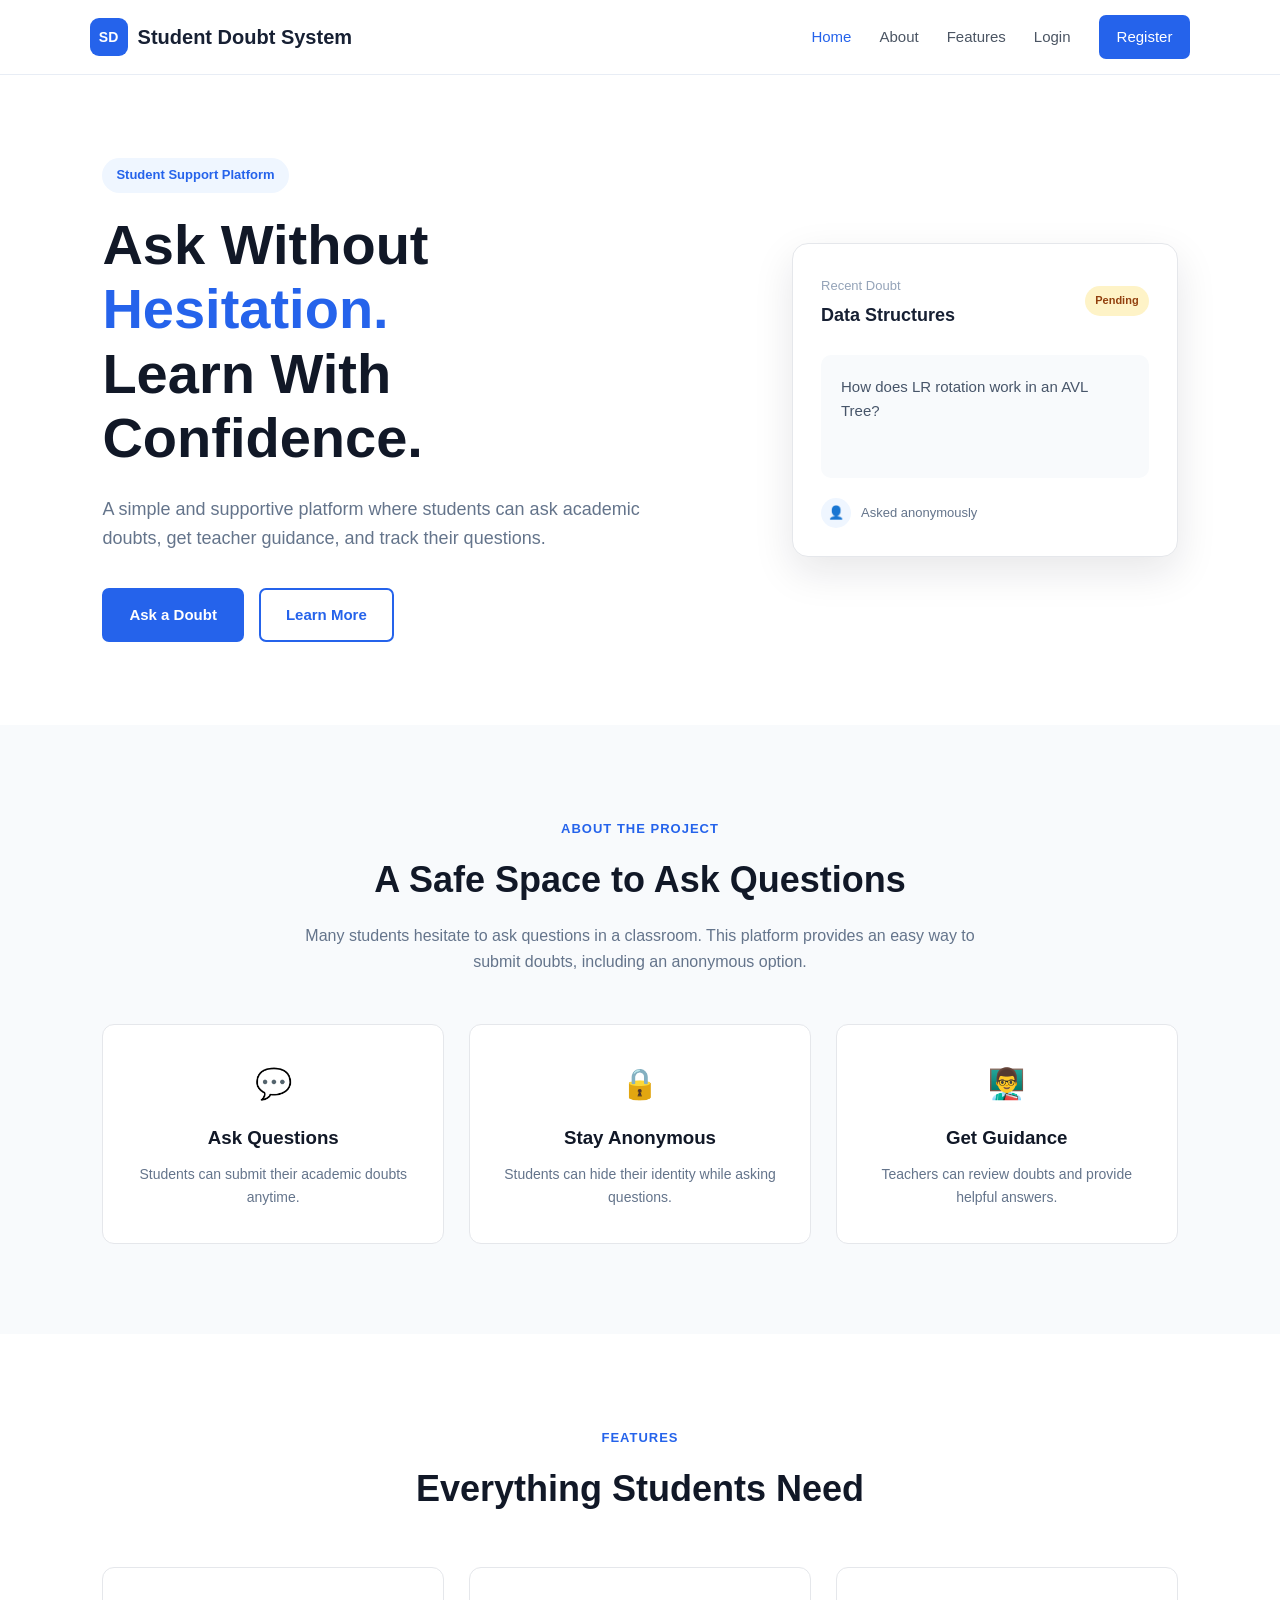
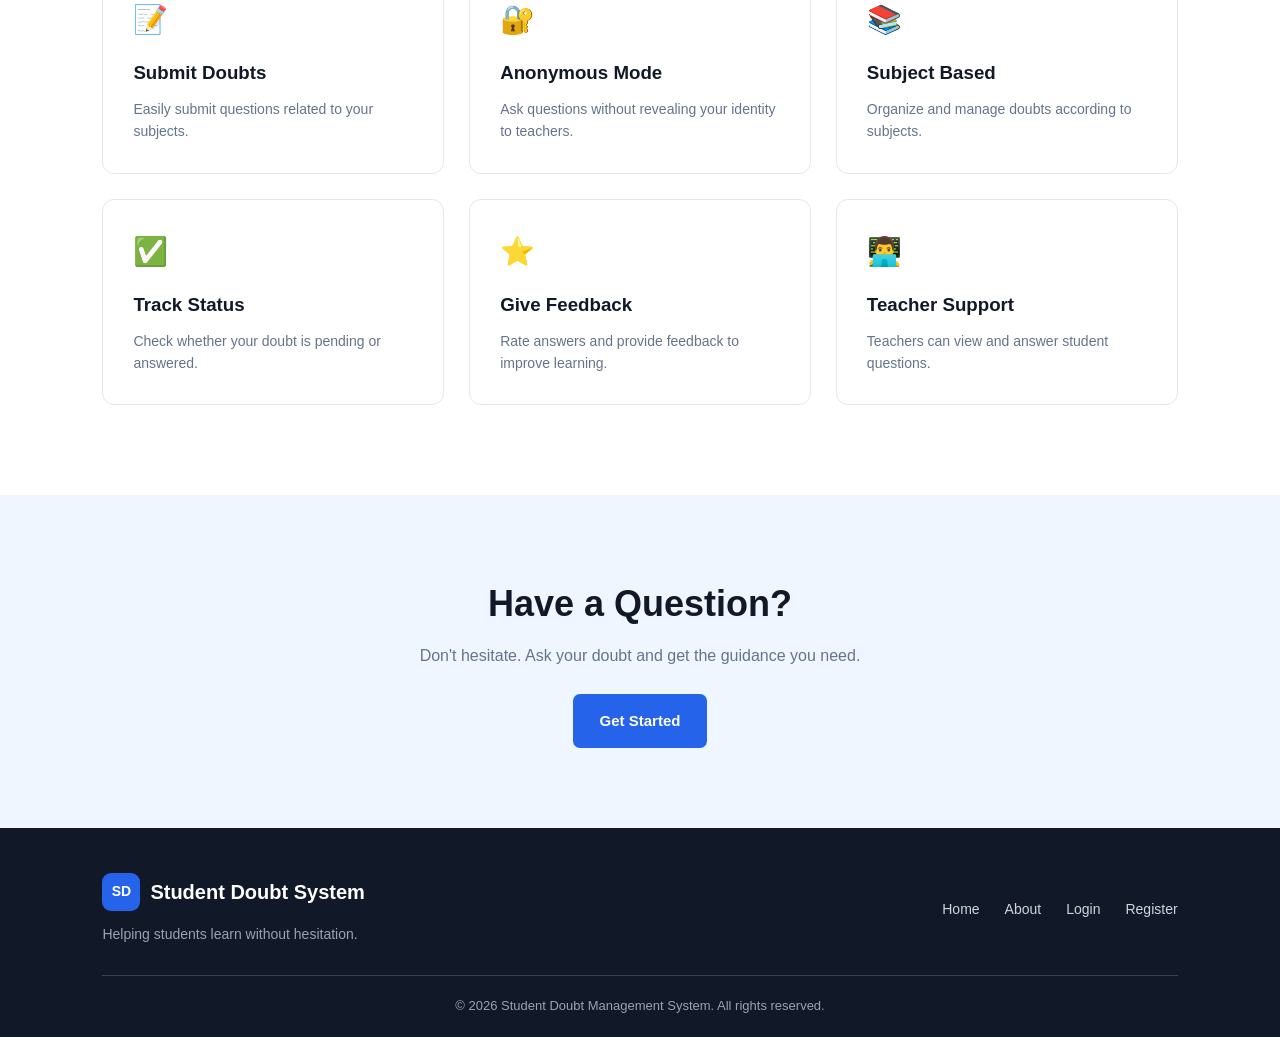
<file: index.html>
<!DOCTYPE html>
<html lang="en">

<head>

    <meta charset="UTF-8">

    <meta name="viewport" content="width=device-width, initial-scale=1.0">

    <title>Student Doubt Management System</title>

    <link rel="stylesheet" href="css/style.css">

</head>


<body>

    <!-- ================= NAVIGATION BAR ================= -->

    <header class="navbar">

        <div class="logo">
            <span>SD</span>
            Student Doubt System
        </div>


        <nav class="nav-links">

            <a href="index.html" class="active">
                Home
            </a>

            <a href="#about">
                About
            </a>

            <a href="#features">
                Features
            </a>

            <a href="login.html">
                Login
            </a>

            <a href="register.html" class="nav-register">
                Register
            </a>

        </nav>

    </header>



    <!-- ================= HERO SECTION ================= -->

    <main>

        <section class="hero">

            <div class="hero-content">

                <div class="hero-badge">
                    Student Support Platform
                </div>


                <h1>
                    Ask Without
                    <span>Hesitation.</span>
                    <br>
                    Learn With Confidence.
                </h1>


                <p>
                    A simple and supportive platform where students
                    can ask academic doubts, get teacher guidance,
                    and track their questions.
                </p>


                <div class="hero-buttons">

                    <a href="login.html" class="primary-btn">
                        Ask a Doubt
                    </a>

                    <a href="#about" class="secondary-btn">
                        Learn More
                    </a>

                </div>

            </div>


            <!-- Hero Right Card -->

            <div class="hero-card">

                <div class="card-header">

                    <div>
                        <small>Recent Doubt</small>

                        <h3>
                            Data Structures
                        </h3>
                    </div>

                    <span class="status pending">
                        Pending
                    </span>

                </div>


                <div class="doubt-content">

                    <p>
                        How does LR rotation work
                        in an AVL Tree?
                    </p>

                </div>


                <div class="anonymous">

                    <span class="anonymous-icon">
                        👤
                    </span>

                    <span>
                        Asked anonymously
                    </span>

                </div>

            </div>

        </section>



        <!-- ================= ABOUT SECTION ================= -->

        <section class="about" id="about">

            <div class="section-title">

                <span>
                    ABOUT THE PROJECT
                </span>

                <h2>
                    A Safe Space to Ask Questions
                </h2>

                <p>
                    Many students hesitate to ask questions in a classroom.
                    This platform provides an easy way to submit doubts,
                    including an anonymous option.
                </p>

            </div>


            <div class="about-container">

                <div class="about-box">

                    <div class="about-icon">
                        💬
                    </div>

                    <h3>
                        Ask Questions
                    </h3>

                    <p>
                        Students can submit their academic
                        doubts anytime.
                    </p>

                </div>


                <div class="about-box">

                    <div class="about-icon">
                        🔒
                    </div>

                    <h3>
                        Stay Anonymous
                    </h3>

                    <p>
                        Students can hide their identity
                        while asking questions.
                    </p>

                </div>


                <div class="about-box">

                    <div class="about-icon">
                        👨‍🏫
                    </div>

                    <h3>
                        Get Guidance
                    </h3>

                    <p>
                        Teachers can review doubts and
                        provide helpful answers.
                    </p>

                </div>

            </div>

        </section>



        <!-- ================= FEATURES ================= -->

        <section class="features" id="features">

            <div class="section-title">

                <span>
                    FEATURES
                </span>

                <h2>
                    Everything Students Need
                </h2>

            </div>


            <div class="feature-grid">

                <div class="feature-card">

                    <div class="feature-icon">
                        📝
                    </div>

                    <h3>
                        Submit Doubts
                    </h3>

                    <p>
                        Easily submit questions related
                        to your subjects.
                    </p>

                </div>


                <div class="feature-card">

                    <div class="feature-icon">
                        🔐
                    </div>

                    <h3>
                        Anonymous Mode
                    </h3>

                    <p>
                        Ask questions without revealing
                        your identity to teachers.
                    </p>

                </div>


                <div class="feature-card">

                    <div class="feature-icon">
                        📚
                    </div>

                    <h3>
                        Subject Based
                    </h3>

                    <p>
                        Organize and manage doubts
                        according to subjects.
                    </p>

                </div>


                <div class="feature-card">

                    <div class="feature-icon">
                        ✅
                    </div>

                    <h3>
                        Track Status
                    </h3>

                    <p>
                        Check whether your doubt is
                        pending or answered.
                    </p>

                </div>


                <div class="feature-card">

                    <div class="feature-icon">
                        ⭐
                    </div>

                    <h3>
                        Give Feedback
                    </h3>

                    <p>
                        Rate answers and provide feedback
                        to improve learning.
                    </p>

                </div>


                <div class="feature-card">

                    <div class="feature-icon">
                        👨‍💻
                    </div>

                    <h3>
                        Teacher Support
                    </h3>

                    <p>
                        Teachers can view and answer
                        student questions.
                    </p>

                </div>

            </div>

        </section>



        <!-- ================= CALL TO ACTION ================= -->

        <section class="cta">

            <h2>
                Have a Question?
            </h2>

            <p>
                Don't hesitate. Ask your doubt and
                get the guidance you need.
            </p>

            <a href="login.html" class="primary-btn">
                Get Started
            </a>

        </section>

    </main>



    <!-- ================= FOOTER ================= -->

    <footer>

        <div class="footer-content">

            <div>

                <div class="logo footer-logo">

                    <span>SD</span>

                    Student Doubt System

                </div>

                <p>
                    Helping students learn without hesitation.
                </p>

            </div>


            <div class="footer-links">

                <a href="index.html">
                    Home
                </a>

                <a href="#about">
                    About
                </a>

                <a href="login.html">
                    Login
                </a>

                <a href="register.html">
                    Register
                </a>

            </div>

        </div>


        <div class="copyright">

            © 2026 Student Doubt Management System.
            All rights reserved.

        </div>

    </footer>


    <script src="js/script.js"></script>

</body>

</html>
</file>
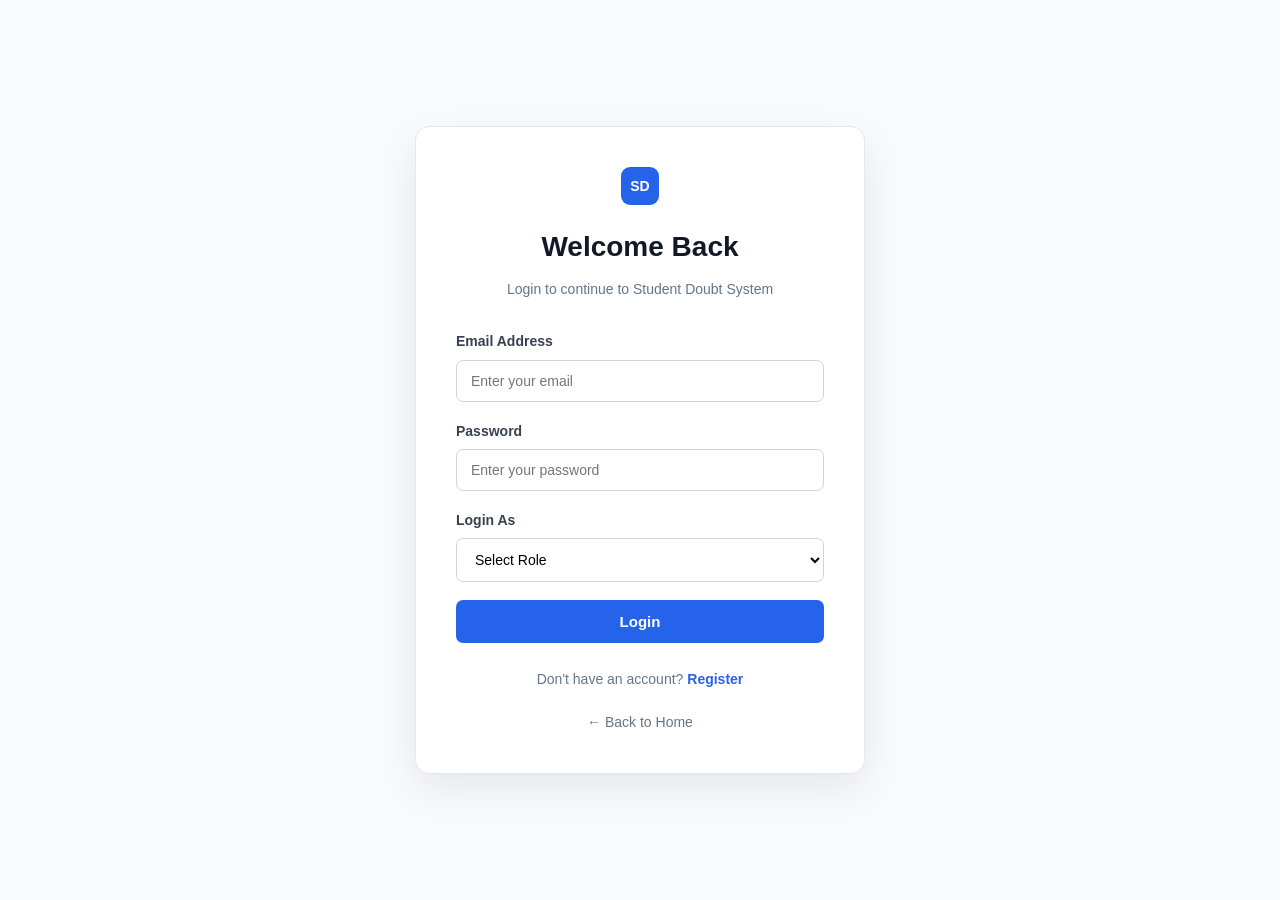
<file: ask-doubt.html>
<!DOCTYPE html>
<html lang="en">

<head>

    <meta charset="UTF-8">

    <meta name="viewport" content="width=device-width, initial-scale=1.0">

    <title>Ask a Doubt - Student Doubt System</title>

    <link rel="stylesheet" href="css/style.css">

</head>

<body>

    <!-- Navigation -->

    <nav class="dashboard-navbar">

        <div class="dashboard-logo">

            <span>SD</span>

            Student Doubt System

        </div>


        <div class="dashboard-user">

            <span id="loggedUserName">
                Student
            </span>

            <a href="student-dashboard.html">
                Dashboard
            </a>

        </div>

    </nav>


    <!-- Main Content -->

    <main class="dashboard-container">


        <!-- Page Heading -->

        <section class="dashboard-welcome">

            <div>

                <h1>
                    Ask a Doubt
                </h1>

                <p>
                    Ask your question without hesitation. We're here to help.
                </p>

            </div>

        </section>


        <!-- Doubt Form -->

        <section class="dashboard-card doubt-form-card">

            <form id="doubtForm">


                <!-- Subject -->

                <div class="form-group">

                    <label for="subject">
                        Subject
                    </label>

                    <select id="subject" required>

                        <option value="">
                            Select Subject
                        </option>

                        <option value="Data Structures">
                            Data Structures
                        </option>

                        <option value="Database Management">
                            Database Management
                        </option>

                        <option value="Java Programming">
                            Java Programming
                        </option>

                        <option value="Mathematics">
                            Mathematics
                        </option>

                        <option value="Computer Networks">
                            Computer Networks
                        </option>

                        <option value="Other">
                            Other
                        </option>

                    </select>

                </div>


                <!-- Doubt -->

                <div class="form-group">

                    <label for="doubt">

                        Your Doubt

                    </label>

                    <textarea
                        id="doubt"
                        rows="7"
                        placeholder="Describe your doubt clearly..."
                        required
                    ></textarea>

                </div>


                <!-- Anonymous Option -->

                <div class="anonymous-option">

                    <input
                        type="checkbox"
                        id="anonymous"
                    >

                    <label for="anonymous">

                        Ask anonymously

                    </label>

                </div>


                <p class="anonymous-note">

                    If you select this option, your name will not be shown to the teacher.

                </p>


                <!-- Submit -->

                <button
                    type="submit"
                    class="auth-button"
                >

                    Submit Doubt

                </button>


            </form>

        </section>

    </main>


    <footer class="dashboard-footer">

        <p>
            © 2026 Student Doubt Management System
        </p>

    </footer>


    <script>

        const loggedInUser =
            JSON.parse(localStorage.getItem("sdLoggedInUser"));


        if (!loggedInUser) {

            alert("Please login first.");

            window.location.href = "login.html";

        }


        if (loggedInUser) {

            document.getElementById("loggedUserName").textContent =
                loggedInUser.name;

        }


        const doubtForm =
            document.getElementById("doubtForm");


        doubtForm.addEventListener("submit", function(event) {

            event.preventDefault();


            const subject =
                document.getElementById("subject").value;

            const doubt =
                document.getElementById("doubt").value.trim();

            const anonymous =
                document.getElementById("anonymous").checked;


            if (!subject || !doubt) {

                alert("Please fill all required fields.");

                return;

            }


            const newDoubt = {

                id: Date.now(),

                userEmail: loggedInUser.email,

                studentName: loggedInUser.name,

                subject: subject,

                doubt: doubt,

                anonymous: anonymous,

                status: "Pending"

            };


            let doubts =
                JSON.parse(localStorage.getItem("sdDoubts")) || [];


            doubts.push(newDoubt);


            localStorage.setItem(
                "sdDoubts",
                JSON.stringify(doubts)
            );


            alert("Your doubt has been submitted successfully!");


            window.location.href =
                "student-dashboard.html";

        });

    </script>

</body>

</html>
</file>
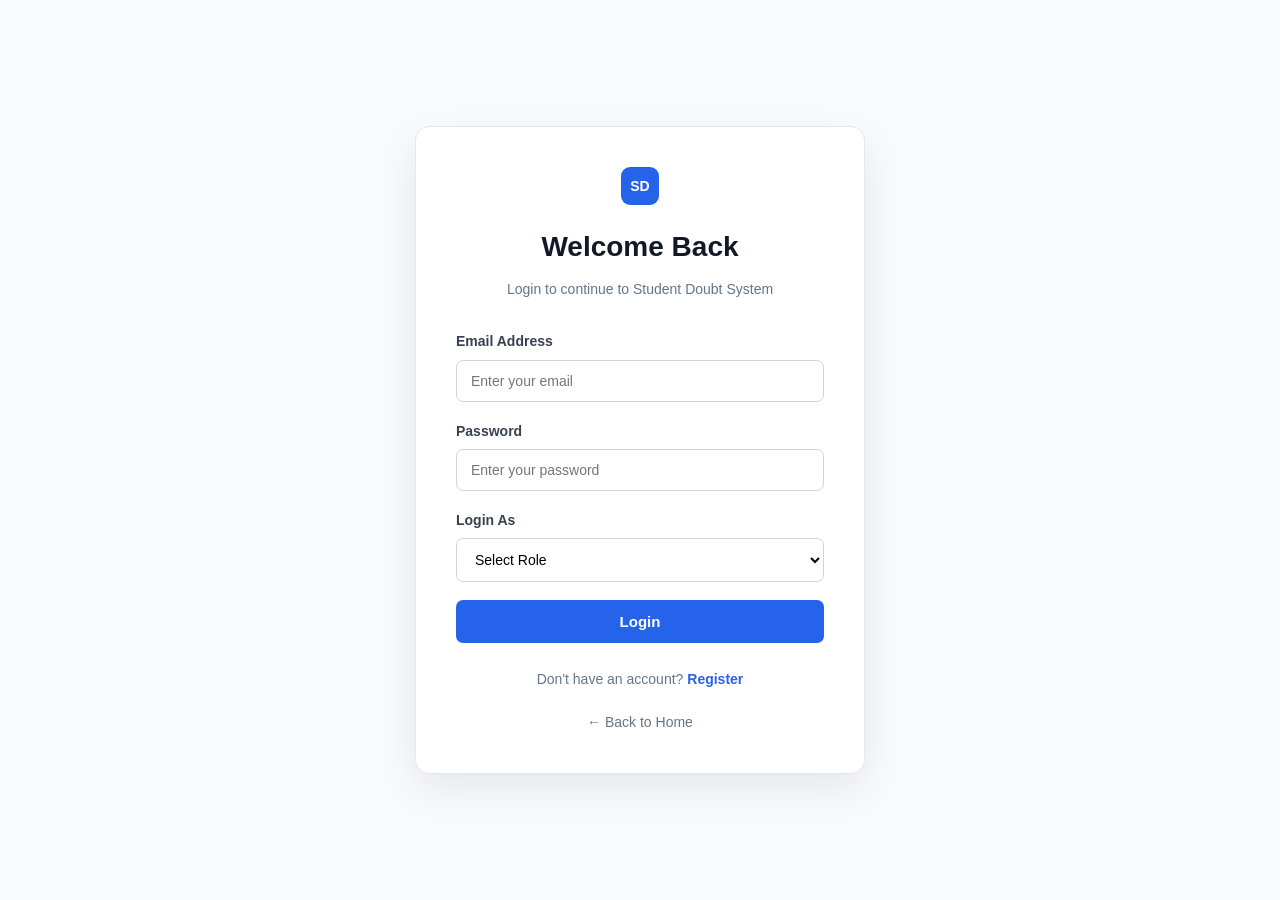
<file: login.html>
<!DOCTYPE html>
<html lang="en">

<head>

    <meta charset="UTF-8">

    <meta name="viewport" content="width=device-width, initial-scale=1.0">

    <title>Login - Student Doubt System</title>

    <link rel="stylesheet" href="css/style.css">

</head>

<body>

    <div class="auth-page">

        <div class="auth-container">

            <div class="auth-header">

                <div class="logo" style="justify-content: center; margin-bottom: 20px;">
                    <span>SD</span>
                </div>

                <h1>Welcome Back</h1>

                <p>
                    Login to continue to Student Doubt System
                </p>

            </div>


            <form class="auth-form" id="loginForm">

                <div class="form-group">

                    <label for="email">
                        Email Address
                    </label>

                    <input
                        type="email"
                        id="email"
                        placeholder="Enter your email"
                        required
                    >

                </div>


                <div class="form-group">

                    <label for="password">
                        Password
                    </label>

                    <input
                        type="password"
                        id="password"
                        placeholder="Enter your password"
                        required
                    >

                </div>


                <div class="form-group">

                    <label for="role">
                        Login As
                    </label>

                    <select id="role" required>

                        <option value="">
                            Select Role
                        </option>

                        <option value="student">
                            Student
                        </option>

                        <option value="teacher">
                            Teacher
                        </option>

                    </select>

                </div>


                <button
                    type="submit"
                    class="auth-button"
                >
                    Login
                </button>

            </form>


            <div class="auth-footer">

                Don't have an account?

                <a href="register.html">
                    Register
                </a>

            </div>


            <a href="index.html" class="back-home">
                ← Back to Home
            </a>

        </div>

    </div>


    <script src="js/script.js"></script>

</body>

</html>
</file>
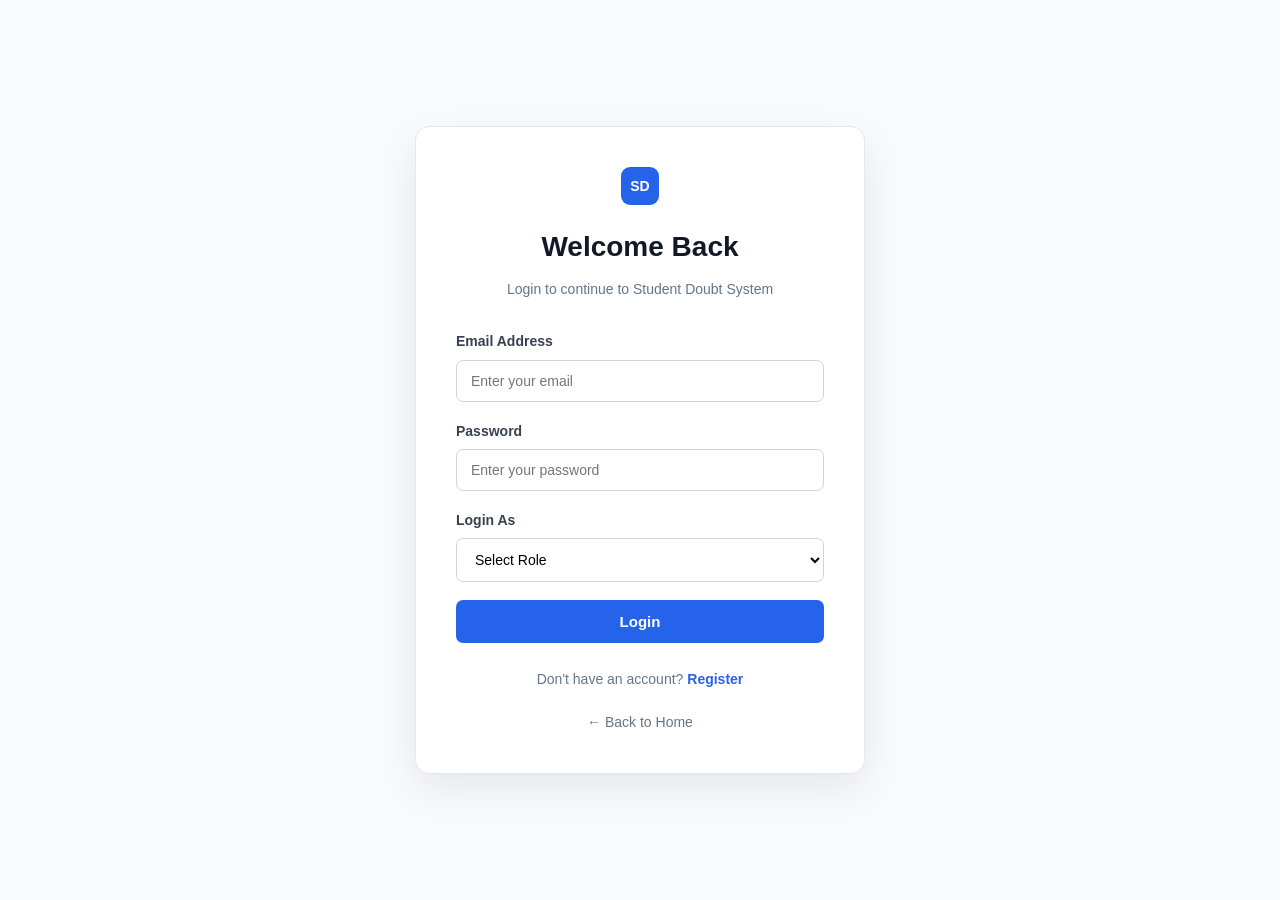
<file: my-doubts.html>
<!DOCTYPE html>
<html lang="en">

<head>

    <meta charset="UTF-8">

    <meta name="viewport" content="width=device-width, initial-scale=1.0">

    <title>My Doubts - Student Doubt System</title>

    <link rel="stylesheet" href="css/style.css">

</head>


<body>


    <!-- =========================================
         NAVBAR
    ========================================== -->

    <nav class="dashboard-navbar">

        <div class="dashboard-logo">

            <span>SD</span>

            Student Doubt System

        </div>


        <div class="dashboard-user">

            <span id="loggedUserName">
                Student
            </span>

            <a href="student-dashboard.html">
                Dashboard
            </a>

        </div>

    </nav>



    <!-- =========================================
         MAIN CONTENT
    ========================================== -->

    <main class="dashboard-container">


        <!-- Page Heading -->

        <section class="dashboard-welcome">

            <div>

                <h1>
                    My Doubts
                </h1>

                <p>
                    View and track all the doubts you have submitted.
                </p>

            </div>


            <a href="ask-doubt.html" class="dashboard-primary-btn">
                + Ask a Doubt
            </a>

        </section>



        <!-- =========================================
             DOUBTS LIST
        ========================================== -->

        <section class="dashboard-card">


            <div class="card-heading">

                <div>

                    <h2>
                        Your Submitted Doubts
                    </h2>

                    <p>
                        Track the status of your questions.
                    </p>

                </div>

            </div>


            <!-- JavaScript will display doubts here -->

            <div id="myDoubtsList"></div>


        </section>

    </main>



    <!-- =========================================
         FOOTER
    ========================================== -->

    <footer class="dashboard-footer">

        <p>
            © 2026 Student Doubt Management System
        </p>

    </footer>



    <!-- =========================================
         JAVASCRIPT
    ========================================== -->

    <script>


        /* =========================================
           GET LOGGED-IN USER
        ========================================== */

        const loggedInUser =
            JSON.parse(
                localStorage.getItem("sdLoggedInUser")
            );



        /* =========================================
           CHECK LOGIN
        ========================================== */

        if (!loggedInUser) {

            window.location.href = "login.html";

        }



        /* =========================================
           LOAD USER DATA
        ========================================== */

        if (loggedInUser) {


            /* -------------------------------------
               DISPLAY USER NAME
            ------------------------------------- */

            document.getElementById("loggedUserName").textContent =
                loggedInUser.name;



            /* =====================================
               GET ALL DOUBTS
            ====================================== */

            const allDoubts =
                JSON.parse(
                    localStorage.getItem("sdDoubts")
                ) || [];



            /* =====================================
               GET ONLY THIS USER'S DOUBTS
            ====================================== */

            const userDoubts =
                allDoubts.filter(function(doubt) {

                    return doubt.userEmail === loggedInUser.email;

                });



            /* =====================================
               DOUBT CONTAINER
            ====================================== */

            const myDoubtsList =
                document.getElementById("myDoubtsList");



            /* =====================================
               NO DOUBTS
            ====================================== */

            if (userDoubts.length === 0) {

                myDoubtsList.innerHTML = `

                    <div class="doubt-item">

                        <div class="doubt-info">

                            <h3>
                                No doubts submitted yet
                            </h3>

                            <p>
                                Click "Ask a Doubt" to submit your first question.
                            </p>

                        </div>

                    </div>

                `;

            }



            /* =====================================
               SHOW ALL USER DOUBTS
            ====================================== */

            else {


                /* Latest doubt first */

                const reversedDoubts =
                    userDoubts.slice().reverse();



                reversedDoubts.forEach(function(doubt) {


                    /* ---------------------------------
                       STATUS CLASS
                    --------------------------------- */

                    let statusClass =
                        "pending";


                    if (doubt.status === "Answered") {

                        statusClass =
                            "answered";

                    }



                    /* ---------------------------------
                       DISPLAY NAME
                    --------------------------------- */

                    let displayName =
                        doubt.studentName;


                    if (doubt.anonymous) {

                        displayName =
                            "Anonymous Student";

                    }



                    /* ---------------------------------
                       CREATE DOUBT CARD
                    --------------------------------- */

                    myDoubtsList.innerHTML += `

                        <div class="doubt-item">

                            <div class="doubt-info">

                                <h3>
                                    ${doubt.subject}
                                </h3>

                                <p>
                                    ${doubt.doubt}
                                </p>

                                <p style="margin-top: 7px; font-size: 12px;">

                                    Asked by: ${displayName}

                                </p>

                            </div>


                            <span class="status ${statusClass}">

                                ${doubt.status}

                            </span>

                        </div>

                    `;

                });

            }

        }

    </script>


</body>

</html>
</file>
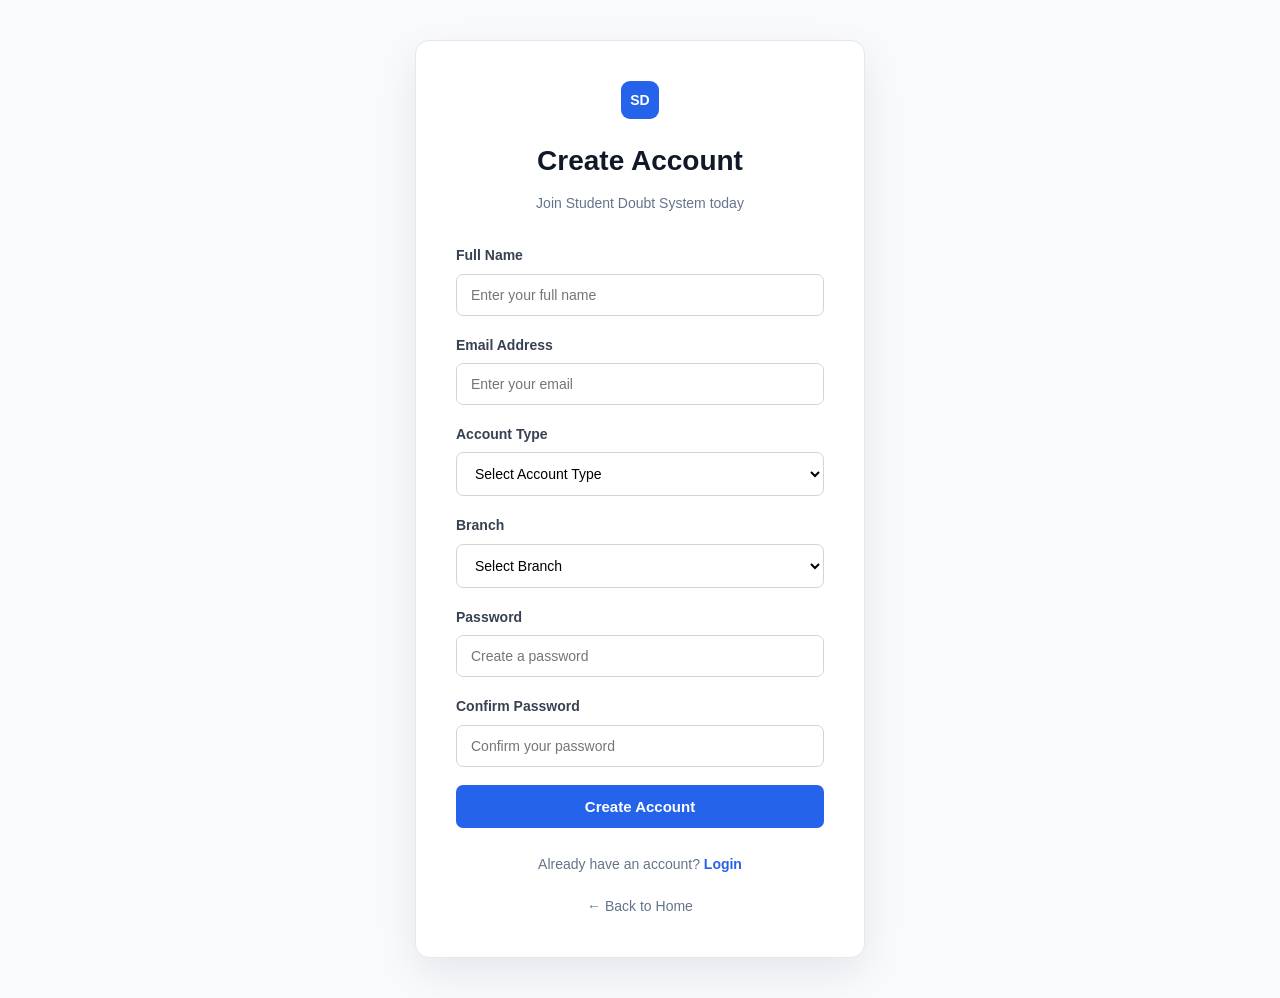
<file: register.html>
<!DOCTYPE html>
<html lang="en">

<head>

    <meta charset="UTF-8">

    <meta name="viewport" content="width=device-width, initial-scale=1.0">

    <title>Register - Student Doubt System</title>

    <link rel="stylesheet" href="css/style.css">

</head>


<body>


    <div class="auth-page">


        <div class="auth-container">


            <div class="auth-header">


                <div
                    class="logo"
                    style="justify-content: center; margin-bottom: 20px;"
                >

                    <span>
                        SD
                    </span>

                </div>


                <h1>
                    Create Account
                </h1>


                <p>
                    Join Student Doubt System today
                </p>


            </div>



            <form
                class="auth-form"
                id="registerForm"
            >


                <!-- Full Name -->

                <div class="form-group">

                    <label for="name">
                        Full Name
                    </label>

                    <input
                        type="text"
                        id="name"
                        placeholder="Enter your full name"
                        required
                    >

                </div>



                <!-- Email -->

                <div class="form-group">

                    <label for="registerEmail">
                        Email Address
                    </label>

                    <input
                        type="email"
                        id="registerEmail"
                        placeholder="Enter your email"
                        required
                    >

                </div>



                <!-- Account Type -->

                <div class="form-group">

                    <label for="accountType">
                        Account Type
                    </label>

                    <select
                        id="accountType"
                        required
                    >

                        <option value="">
                            Select Account Type
                        </option>

                        <option value="student">
                            Student
                        </option>

                        <option value="teacher">
                            Teacher
                        </option>

                    </select>

                </div>



                <!-- Student Branch -->

                <div
                    class="form-group"
                    id="branchGroup"
                >

                    <label for="branch">
                        Branch
                    </label>

                    <select id="branch">

                        <option value="">
                            Select Branch
                        </option>

                        <option value="CSE">
                            Computer Science Engineering
                        </option>

                        <option value="IT">
                            Information Technology
                        </option>

                        <option value="ECE">
                            Electronics and Communication
                        </option>

                        <option value="Other">
                            Other
                        </option>

                    </select>

                </div>



                <!-- Teacher Subject -->

                <div
                    class="form-group"
                    id="subjectGroup"
                    style="display: none;"
                >

                    <label for="subject">
                        Teaching Subject
                    </label>

                    <select id="subject">

                        <option value="">
                            Select Teaching Subject
                        </option>

                        <option value="Data Structures">
                            Data Structures
                        </option>

                        <option value="Database Management">
                            Database Management
                        </option>

                        <option value="Java Programming">
                            Java Programming
                        </option>

                        <option value="Mathematics">
                            Mathematics
                        </option>

                        <option value="Computer Networks">
                            Computer Networks
                        </option>

                        <option value="Other">
                            Other
                        </option>

                    </select>

                </div>



                <!-- Password -->

                <div class="form-group">

                    <label for="registerPassword">
                        Password
                    </label>

                    <input
                        type="password"
                        id="registerPassword"
                        placeholder="Create a password"
                        required
                    >

                </div>



                <!-- Confirm Password -->

                <div class="form-group">

                    <label for="confirmPassword">
                        Confirm Password
                    </label>

                    <input
                        type="password"
                        id="confirmPassword"
                        placeholder="Confirm your password"
                        required
                    >

                </div>



                <!-- Submit -->

                <button
                    type="submit"
                    class="auth-button"
                >

                    Create Account

                </button>


            </form>



            <div class="auth-footer">

                Already have an account?

                <a href="login.html">
                    Login
                </a>

            </div>



            <a
                href="index.html"
                class="back-home"
            >

                ← Back to Home

            </a>


        </div>


    </div>



    <script src="js/script.js"></script>


    <script>


        const accountType =
            document.getElementById("accountType");


        const branchGroup =
            document.getElementById("branchGroup");


        const subjectGroup =
            document.getElementById("subjectGroup");


        const branch =
            document.getElementById("branch");


        const subject =
            document.getElementById("subject");



        accountType.addEventListener(
            "change",
            function() {


                if (accountType.value === "teacher") {


                    /* Show Teaching Subject */

                    subjectGroup.style.display = "flex";


                    /* Hide Branch */

                    branchGroup.style.display = "none";


                    /* Teacher must select subject */

                    subject.required = true;


                    /* Branch is not required for teacher */

                    branch.required = false;


                }


                else if (accountType.value === "student") {


                    /* Show Branch */

                    branchGroup.style.display = "flex";


                    /* Hide Teaching Subject */

                    subjectGroup.style.display = "none";


                    /* Student must select branch */

                    branch.required = true;


                    /* Subject is not required for student */

                    subject.required = false;


                }


                else {


                    branchGroup.style.display = "flex";


                    subjectGroup.style.display = "none";


                    branch.required = false;


                    subject.required = false;


                }


            }

        );


    </script>


</body>

</html>
</file>
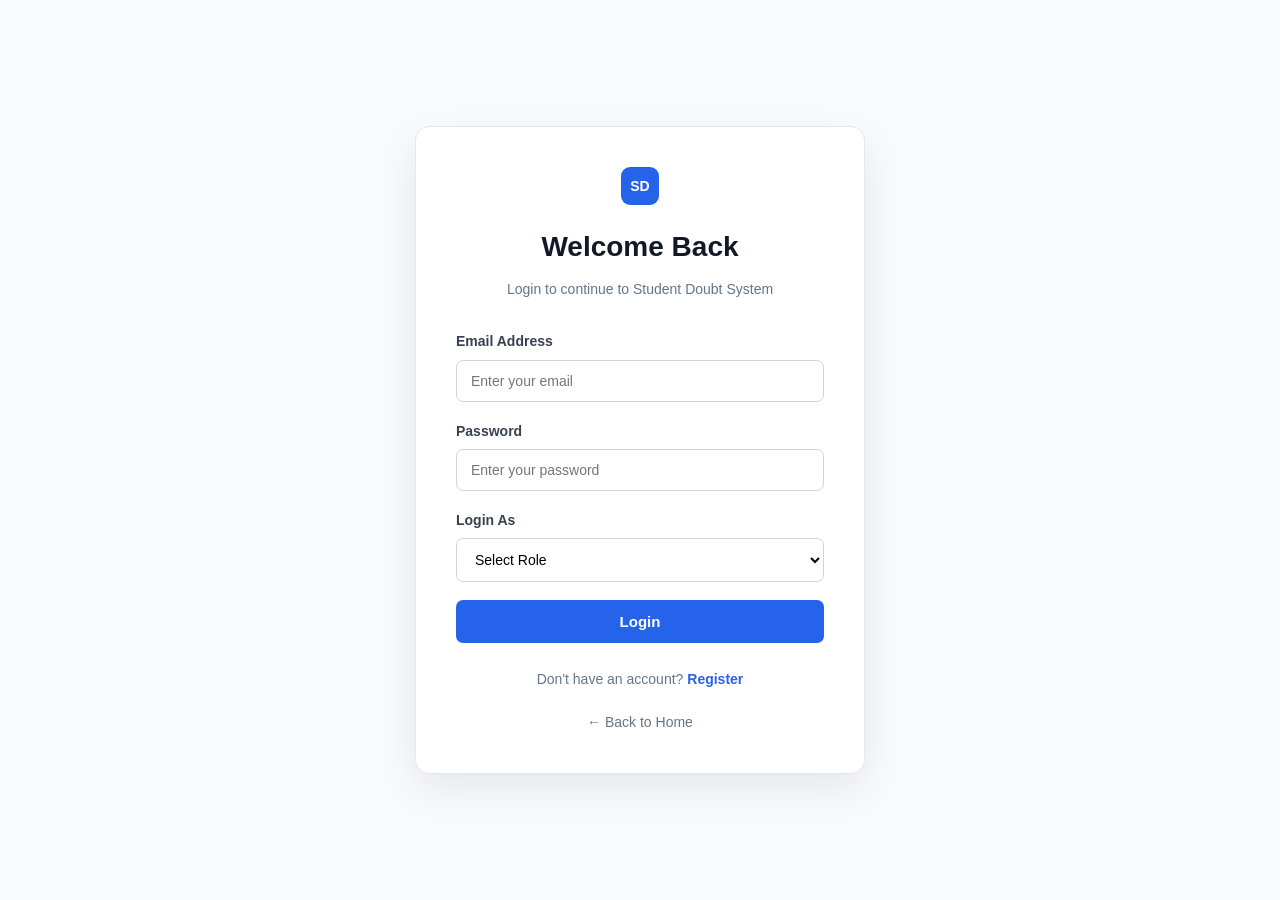
<file: student-dashboard.html>
<!DOCTYPE html>
<html lang="en">

<head>

    <meta charset="UTF-8">

    <meta name="viewport" content="width=device-width, initial-scale=1.0">

    <title>Student Dashboard - Student Doubt System</title>

    <link rel="stylesheet" href="css/style.css">

</head>


<body>


    <!-- =========================================
         NAVBAR
    ========================================== -->

    <nav class="dashboard-navbar">

        <div class="dashboard-logo">

            <span>SD</span>

            Student Doubt System

        </div>


        <div class="dashboard-user">

            <span id="dashboardUserName">
                Student
            </span>

            <a href="index.html" id="logoutLink">
                Logout
            </a>

        </div>

    </nav>



    <!-- =========================================
         MAIN DASHBOARD
    ========================================== -->

    <main class="dashboard-container">


        <!-- Welcome Section -->

        <section class="dashboard-welcome">

            <div>

                <h1 id="welcomeMessage">
                    Welcome back! 👋
                </h1>

                <p id="userBranch">
                    Ask questions, clear your doubts and keep learning.
                </p>

            </div>


            <a href="ask-doubt.html" class="dashboard-primary-btn">
                + Ask a Doubt
            </a>

        </section>



        <!-- =========================================
             STATISTICS
        ========================================== -->

        <section class="dashboard-stats">


            <!-- Total Doubts -->

            <div class="stat-card">

                <div class="stat-icon">
                    ?
                </div>

                <div>

                    <h3 id="totalDoubts">
                        0
                    </h3>

                    <p>
                        Total Doubts
                    </p>

                </div>

            </div>



            <!-- Answered -->

            <div class="stat-card">

                <div class="stat-icon">
                    ✓
                </div>

                <div>

                    <h3 id="answeredDoubts">
                        0
                    </h3>

                    <p>
                        Answered
                    </p>

                </div>

            </div>



            <!-- Pending -->

            <div class="stat-card">

                <div class="stat-icon">
                    ⏳
                </div>

                <div>

                    <h3 id="pendingDoubts">
                        0
                    </h3>

                    <p>
                        Pending
                    </p>

                </div>

            </div>

        </section>



        <!-- =========================================
             DASHBOARD CONTENT
        ========================================== -->

        <section class="dashboard-content">


            <!-- =====================================
                 QUICK ACTIONS
            ====================================== -->

            <div class="dashboard-card">

                <h2>
                    Quick Actions
                </h2>

                <p>
                    Manage your doubts easily.
                </p>


                <div class="quick-actions">


                    <!-- Ask Doubt -->

                    <a href="ask-doubt.html" class="quick-action">

                        <span>
                            ?
                        </span>

                        <div>

                            <h3>
                                Ask a Doubt
                            </h3>

                            <p>
                                Submit a new question
                            </p>

                        </div>

                    </a>



                    <!-- My Doubts -->

                    <a href="my-doubts.html" class="quick-action">

                        <span>
                            📋
                        </span>

                        <div>

                            <h3>
                                My Doubts
                            </h3>

                            <p>
                                View your submitted doubts
                            </p>

                        </div>

                    </a>



                    <!-- Feedback -->

                    <a href="#" class="quick-action">

                        <span>
                            ⭐
                        </span>

                        <div>

                            <h3>
                                Give Feedback
                            </h3>

                            <p>
                                Share your experience
                            </p>

                        </div>

                    </a>

                </div>

            </div>



            <!-- =====================================
                 RECENT DOUBTS
            ====================================== -->

            <div class="dashboard-card">


                <div class="card-heading">

                    <div>

                        <h2>
                            Recent Doubts
                        </h2>

                        <p>
                            Your latest submitted questions
                        </p>

                    </div>


                    <a href="#">
                        View All
                    </a>

                </div>


                <!-- JavaScript will put doubts here -->

                <div id="recentDoubts"></div>


            </div>

        </section>

    </main>



    <!-- =========================================
         FOOTER
    ========================================== -->

    <footer class="dashboard-footer">

        <p>
            © 2026 Student Doubt Management System
        </p>

    </footer>



    <!-- =========================================
         DASHBOARD JAVASCRIPT
    ========================================== -->

    <script>

        /* =========================================
           GET LOGGED-IN USER
        ========================================== */

        const loggedInUser =
            JSON.parse(
                localStorage.getItem("sdLoggedInUser")
            );


        /* =========================================
           CHECK LOGIN
        ========================================== */

        if (!loggedInUser) {

            window.location.href = "login.html";

        }


        /* =========================================
           LOAD USER DATA
        ========================================== */

        if (loggedInUser) {


            /* -------------------------------------
               USER NAME
            ------------------------------------- */

            document.getElementById("welcomeMessage").textContent =
                "Welcome back, " + loggedInUser.name + "! 👋";


            document.getElementById("dashboardUserName").textContent =
                loggedInUser.name;



            /* -------------------------------------
               USER BRANCH
            ------------------------------------- */

            document.getElementById("userBranch").textContent =
                loggedInUser.branch;



            /* =====================================
               GET ALL DOUBTS
            ====================================== */

            const allDoubts =
                JSON.parse(
                    localStorage.getItem("sdDoubts")
                ) || [];



            /* =====================================
               GET ONLY LOGGED-IN USER'S DOUBTS
            ====================================== */

            const userDoubts =
                allDoubts.filter(function(doubt) {

                    return doubt.userEmail === loggedInUser.email;

                });



            /* =====================================
               COUNT TOTAL DOUBTS
            ====================================== */

            const totalDoubts =
                userDoubts.length;



            /* =====================================
               COUNT ANSWERED DOUBTS
            ====================================== */

            const answeredDoubts =
                userDoubts.filter(function(doubt) {

                    return doubt.status === "Answered";

                }).length;



            /* =====================================
               COUNT PENDING DOUBTS
            ====================================== */

            const pendingDoubts =
                userDoubts.filter(function(doubt) {

                    return doubt.status === "Pending";

                }).length;



            /* =====================================
               DISPLAY COUNTS
            ====================================== */

            document.getElementById("totalDoubts").textContent =
                totalDoubts;


            document.getElementById("answeredDoubts").textContent =
                answeredDoubts;


            document.getElementById("pendingDoubts").textContent =
                pendingDoubts;



            /* =====================================
               RECENT DOUBTS
            ====================================== */

            const recentDoubts =
                document.getElementById("recentDoubts");



            /* -------------------------------------
               NO DOUBTS
            ------------------------------------- */

            if (userDoubts.length === 0) {

                recentDoubts.innerHTML = `
                    
                    <div class="doubt-item">

                        <div class="doubt-info">

                            <h3>
                                No doubts submitted yet
                            </h3>

                            <p>
                                Your submitted doubts will appear here.
                            </p>

                        </div>

                    </div>

                `;

            }



            /* -------------------------------------
               SHOW DOUBTS
            ------------------------------------- */

            else {


                /* Show latest 3 doubts */

                const latestDoubts =
                    userDoubts
                    .slice(-3)
                    .reverse();



                latestDoubts.forEach(function(doubt) {


                    /* Status class */

                    let statusClass =
                        "pending";


                    if (doubt.status === "Answered") {

                        statusClass =
                            "answered";

                    }



                    /* Student name */

                    let studentName =
                        doubt.studentName;


                    if (doubt.anonymous) {

                        studentName =
                            "Anonymous Student";

                    }



                    /* Add doubt to page */

                    recentDoubts.innerHTML += `

                        <div class="doubt-item">

                            <div class="doubt-info">

                                <h3>
                                    ${doubt.subject}
                                </h3>

                                <p>
                                    ${doubt.doubt}
                                </p>

                                <p style="margin-top: 5px; font-size: 12px;">
                                    Asked by: ${studentName}
                                </p>

                            </div>


                            <span class="status ${statusClass}">
                                ${doubt.status}
                            </span>

                        </div>

                    `;

                });

            }

        }



        /* =========================================
           LOGOUT
        ========================================== */

        document
            .getElementById("logoutLink")
            .addEventListener("click", function() {

                localStorage.removeItem("sdLoggedInUser");

            });

    </script>


</body>

</html>
</file>
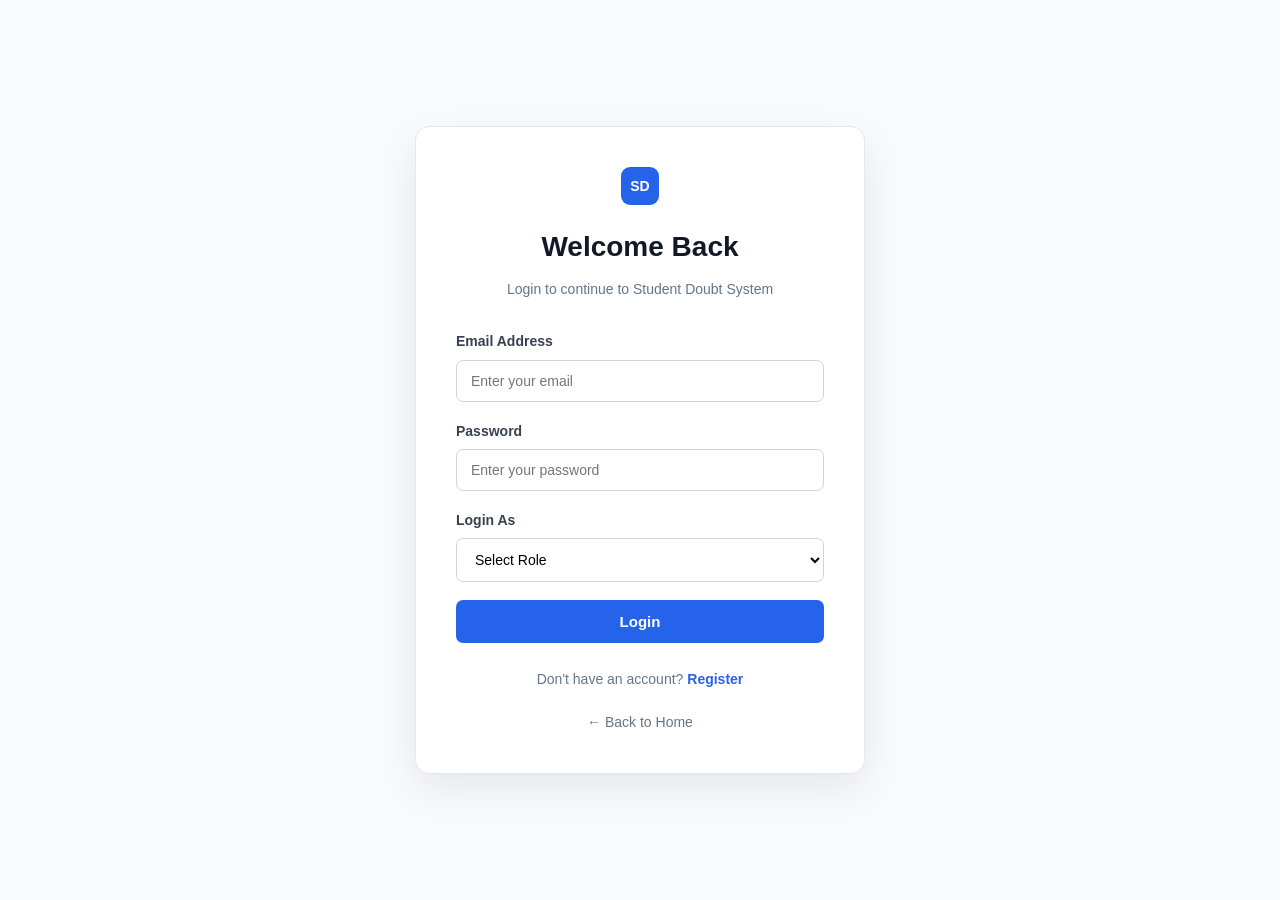
<file: teacher-dashboard.html>
<!DOCTYPE html>
<html lang="en">

<head>

    <meta charset="UTF-8">

    <meta name="viewport" content="width=device-width, initial-scale=1.0">

    <title>Teacher Dashboard - Student Doubt System</title>

    <link rel="stylesheet" href="css/style.css">

</head>


<body>


    <nav class="dashboard-navbar">

        <div class="dashboard-logo">

            <span>SD</span>

            Student Doubt System

        </div>


        <div class="dashboard-user">

            <span id="teacherName">
                Teacher
            </span>

            <a href="index.html" id="teacherLogout">
                Logout
            </a>

        </div>

    </nav>



    <main class="dashboard-container">


        <section class="dashboard-welcome">

            <div>

                <h1>
                    Teacher Dashboard 👨‍🏫
                </h1>

                <p id="teacherSubjectText">
                    View and manage student doubts.
                </p>

            </div>

        </section>



        <section class="dashboard-stats">


            <div class="stat-card">

                <div class="stat-icon">
                    ?
                </div>

                <div>

                    <h3 id="teacherTotalDoubts">
                        0
                    </h3>

                    <p>
                        Total Doubts
                    </p>

                </div>

            </div>



            <div class="stat-card">

                <div class="stat-icon">
                    ⏳
                </div>

                <div>

                    <h3 id="teacherPendingDoubts">
                        0
                    </h3>

                    <p>
                        Pending
                    </p>

                </div>

            </div>



            <div class="stat-card">

                <div class="stat-icon">
                    ✓
                </div>

                <div>

                    <h3 id="teacherAnsweredDoubts">
                        0
                    </h3>

                    <p>
                        Answered
                    </p>

                </div>

            </div>

        </section>



        <section class="dashboard-card">


            <div class="card-heading">

                <div>

                    <h2>
                        Student Doubts
                    </h2>

                    <p>
                        Only doubts related to your teaching subject are shown.
                    </p>

                </div>

            </div>


            <div id="teacherDoubtsList"></div>


        </section>

    </main>



    <footer class="dashboard-footer">

        <p>
            © 2026 Student Doubt Management System
        </p>

    </footer>



    <script>


        /* =========================================
           GET LOGGED-IN TEACHER
        ========================================= */

        const loggedInTeacher =
            JSON.parse(
                localStorage.getItem("sdLoggedInUser")
            );



        /* =========================================
           CHECK LOGIN
        ========================================= */

        if (!loggedInTeacher) {

            alert("Please login first.");

            window.location.href =
                "login.html";

        }



        if (
            loggedInTeacher &&
            loggedInTeacher.role !== "teacher"
        ) {

            alert("Teacher access required.");

            window.location.href =
                "student-dashboard.html";

        }



        if (loggedInTeacher) {


            /* =========================================
               TEACHER INFORMATION
            ========================================= */

            document.getElementById(
                "teacherName"
            ).textContent =
                loggedInTeacher.name;


            document.getElementById(
                "teacherSubjectText"
            ).textContent =
                "Teaching Subject: " +
                loggedInTeacher.subject;



            /* =========================================
               GET ALL DOUBTS
            ========================================= */

            let allDoubts =
                JSON.parse(
                    localStorage.getItem("sdDoubts")
                ) || [];



            /* =========================================
               FILTER BY TEACHER SUBJECT
            ========================================= */

            const teacherDoubts =
                allDoubts.filter(
                    function(doubt) {

                        return (
                            doubt.subject ===
                            loggedInTeacher.subject
                        );

                    }
                );



            /* =========================================
               STATISTICS
            ========================================= */

            const totalDoubts =
                teacherDoubts.length;


            const pendingDoubts =
                teacherDoubts.filter(
                    function(doubt) {

                        return doubt.status === "Pending";

                    }
                ).length;


            const answeredDoubts =
                teacherDoubts.filter(
                    function(doubt) {

                        return doubt.status === "Answered";

                    }
                ).length;



            document.getElementById(
                "teacherTotalDoubts"
            ).textContent =
                totalDoubts;


            document.getElementById(
                "teacherPendingDoubts"
            ).textContent =
                pendingDoubts;


            document.getElementById(
                "teacherAnsweredDoubts"
            ).textContent =
                answeredDoubts;



            /* =========================================
               DOUBT LIST
            ========================================= */

            const teacherDoubtsList =
                document.getElementById(
                    "teacherDoubtsList"
                );



            if (teacherDoubts.length === 0) {


                teacherDoubtsList.innerHTML = `

                    <div class="doubt-item">

                        <div class="doubt-info">

                            <h3>
                                No doubts for your subject
                            </h3>

                            <p>
                                Student doubts related to
                                ${loggedInTeacher.subject}
                                will appear here.
                            </p>

                        </div>

                    </div>

                `;

            }


            else {


                const latestDoubts =
                    teacherDoubts
                    .slice()
                    .reverse();



                latestDoubts.forEach(
                    function(doubt) {


                        let statusClass =
                            "pending";


                        if (
                            doubt.status ===
                            "Answered"
                        ) {

                            statusClass =
                                "answered";

                        }



                        let studentName =
                            doubt.studentName;


                        if (doubt.anonymous) {

                            studentName =
                                "Anonymous Student";

                        }



                        /* =========================================
                           ANSWERED DOUBT
                        ========================================= */

                        if (
                            doubt.status ===
                            "Answered"
                        ) {


                            teacherDoubtsList.innerHTML += `

                                <div
                                    class="doubt-item"
                                    style="
                                        display: block;
                                        padding: 20px 0;
                                    "
                                >

                                    <div
                                        style="
                                            display: flex;
                                            justify-content: space-between;
                                            gap: 20px;
                                        "
                                    >

                                        <div class="doubt-info">

                                            <h3>
                                                ${doubt.subject}
                                            </h3>

                                            <p>
                                                ${doubt.doubt}
                                            </p>

                                            <p
                                                style="
                                                    margin-top: 7px;
                                                    font-size: 12px;
                                                "
                                            >

                                                Student:
                                                ${studentName}

                                            </p>

                                        </div>


                                        <span
                                            class="status answered"
                                        >

                                            Answered

                                        </span>

                                    </div>


                                    <div
                                        style="
                                            margin-top: 15px;
                                            padding: 15px;
                                            background-color: #f0fdf4;
                                            border: 1px solid #bbf7d0;
                                            border-radius: 8px;
                                        "
                                    >

                                        <strong
                                            style="
                                                color: #166534;
                                                font-size: 13px;
                                            "
                                        >

                                            Your Answer

                                        </strong>


                                        <p
                                            style="
                                                margin: 7px 0 0;
                                                color: #374151;
                                                font-size: 14px;
                                                line-height: 1.6;
                                            "
                                        >

                                            ${doubt.answer}

                                        </p>

                                    </div>

                                </div>

                            `;

                        }


                        /* =========================================
                           PENDING DOUBT
                        ========================================= */

                        else {


                            teacherDoubtsList.innerHTML += `

                                <div
                                    class="doubt-item"
                                    style="
                                        display: block;
                                        padding: 20px 0;
                                    "
                                >


                                    <div
                                        style="
                                            display: flex;
                                            justify-content: space-between;
                                            gap: 20px;
                                        "
                                    >

                                        <div class="doubt-info">

                                            <h3>
                                                ${doubt.subject}
                                            </h3>

                                            <p>
                                                ${doubt.doubt}
                                            </p>

                                            <p
                                                style="
                                                    margin-top: 7px;
                                                    font-size: 12px;
                                                "
                                            >

                                                Student:
                                                ${studentName}

                                            </p>

                                        </div>


                                        <span
                                            class="status pending"
                                        >

                                            Pending

                                        </span>

                                    </div>



                                    <!-- Answer Box -->

                                    <div
                                        style="
                                            margin-top: 15px;
                                        "
                                    >

                                        <label
                                            style="
                                                display: block;
                                                margin-bottom: 7px;
                                                font-size: 13px;
                                                font-weight: 600;
                                                color: #374151;
                                            "
                                        >

                                            Write Your Answer

                                        </label>


                                        <textarea
                                            id="answer-${doubt.id}"
                                            rows="4"
                                            placeholder="Explain the answer clearly..."
                                            style="
                                                width: 100%;
                                                padding: 12px;
                                                border: 1px solid #d1d5db;
                                                border-radius: 7px;
                                                resize: vertical;
                                                font-family: inherit;
                                                box-sizing: border-box;
                                            "
                                        ></textarea>


                                        <button
                                            onclick="answerDoubt(${doubt.id})"
                                            class="auth-button"
                                            style="
                                                margin-top: 10px;
                                                width: auto;
                                                padding: 10px 18px;
                                            "
                                        >

                                            Submit Answer

                                        </button>

                                    </div>


                                </div>

                            `;

                        }

                    }
                );

            }

        }



        /* =========================================
           ANSWER DOUBT FUNCTION
        ========================================= */

        function answerDoubt(doubtId) {


            const answerBox =
                document.getElementById(
                    "answer-" + doubtId
                );


            const answer =
                answerBox.value.trim();



            if (answer === "") {

                alert(
                    "Please write an answer before submitting."
                );

                return;

            }



            let doubts =
                JSON.parse(
                    localStorage.getItem("sdDoubts")
                ) || [];



            const doubtIndex =
                doubts.findIndex(
                    function(doubt) {

                        return doubt.id === doubtId;

                    }
                );



            if (doubtIndex === -1) {

                alert(
                    "Doubt not found."
                );

                return;

            }



            /* Save answer */

            doubts[doubtIndex].answer =
                answer;


            doubts[doubtIndex].status =
                "Answered";



            /* Update localStorage */

            localStorage.setItem(
                "sdDoubts",
                JSON.stringify(doubts)
            );



            alert(
                "Answer submitted successfully!"
            );



            /* Reload dashboard */

            window.location.reload();

        }



        /* =========================================
           LOGOUT
        ========================================= */

        document
            .getElementById("teacherLogout")
            .addEventListener(
                "click",
                function() {

                    localStorage.removeItem(
                        "sdLoggedInUser"
                    );

                }
            );


    </script>


</body>

</html>
</file>
<file: css/style.css>
/* =========================================
   GLOBAL
========================================= */

* {
    margin: 0;
    padding: 0;
    box-sizing: border-box;
}


html {
    scroll-behavior: smooth;
}


body {
    font-family: Arial, Helvetica, sans-serif;

    background-color: #ffffff;

    color: #172033;

    line-height: 1.6;
}


a {
    text-decoration: none;
}


.container {
    width: 90%;
    max-width: 1200px;
    margin: auto;
}



/* =========================================
   NAVBAR
========================================= */

.navbar {

    height: 75px;

    padding: 0 7%;

    display: flex;

    align-items: center;

    justify-content: space-between;

    background-color: #ffffff;

    border-bottom: 1px solid #e8edf5;

    position: sticky;

    top: 0;

    z-index: 1000;
}


.logo {

    display: flex;

    align-items: center;

    gap: 10px;

    font-size: 20px;

    font-weight: 700;

    color: #172033;
}


.logo span {

    width: 38px;

    height: 38px;

    display: flex;

    align-items: center;

    justify-content: center;

    border-radius: 9px;

    background-color: #2563eb;

    color: white;

    font-size: 14px;
}


.nav-links {

    display: flex;

    align-items: center;

    gap: 28px;
}


.nav-links a {

    color: #4b5563;

    font-size: 15px;

    font-weight: 500;

    transition: 0.3s;
}


.nav-links a:hover {

    color: #2563eb;
}


.nav-links .active {

    color: #2563eb;
}


.nav-register {

    background-color: #2563eb;

    color: white !important;

    padding: 10px 18px;

    border-radius: 7px;
}


.nav-register:hover {

    background-color: #1d4ed8;
}



/* =========================================
   HERO
========================================= */

.hero {

    min-height: 650px;

    padding: 80px 8%;

    display: flex;

    align-items: center;

    justify-content: space-between;

    gap: 70px;

    background-color: #ffffff;
}


.hero-content {

    max-width: 650px;
}


.hero-badge {

    display: inline-block;

    padding: 7px 14px;

    margin-bottom: 20px;

    border-radius: 20px;

    background-color: #eff6ff;

    color: #2563eb;

    font-size: 13px;

    font-weight: 600;
}


.hero h1 {

    font-size: 56px;

    line-height: 1.15;

    margin-bottom: 25px;

    color: #111827;
}


.hero h1 span {

    color: #2563eb;
}


.hero p {

    font-size: 18px;

    color: #64748b;

    max-width: 600px;

    margin-bottom: 35px;
}


.hero-buttons {

    display: flex;

    gap: 15px;

    align-items: center;
}



/* =========================================
   BUTTONS
========================================= */

.primary-btn {

    display: inline-block;

    padding: 13px 25px;

    background-color: #2563eb;

    color: white;

    border-radius: 7px;

    font-size: 15px;

    font-weight: 600;

    border: 2px solid #2563eb;

    transition: 0.3s;

    cursor: pointer;
}


.primary-btn:hover {

    background-color: #1d4ed8;

    border-color: #1d4ed8;

    transform: translateY(-2px);
}


.secondary-btn {

    display: inline-block;

    padding: 13px 25px;

    background-color: white;

    color: #2563eb;

    border: 2px solid #2563eb;

    border-radius: 7px;

    font-size: 15px;

    font-weight: 600;

    transition: 0.3s;
}


.secondary-btn:hover {

    background-color: #eff6ff;

    transform: translateY(-2px);
}



/* =========================================
   HERO CARD
========================================= */

.hero-card {

    width: 390px;

    padding: 28px;

    background-color: white;

    border: 1px solid #e5e7eb;

    border-radius: 16px;

    box-shadow: 0 15px 40px rgba(15, 23, 42, 0.10);
}


.card-header {

    display: flex;

    justify-content: space-between;

    align-items: center;

    margin-bottom: 25px;
}


.card-header small {

    color: #94a3b8;

    font-size: 13px;
}


.card-header h3 {

    margin-top: 4px;

    font-size: 18px;
}


.status {

    padding: 5px 10px;

    border-radius: 15px;

    font-size: 12px;

    font-weight: 600;
}


.pending {

    background-color: #fff7ed;

    color: #ea580c;
}


.doubt-content {

    padding: 20px;

    background-color: #f8fafc;

    border-radius: 10px;

    margin-bottom: 20px;
}


.doubt-content p {

    color: #475569;

    font-size: 15px;
}


.anonymous {

    display: flex;

    align-items: center;

    gap: 10px;

    color: #64748b;

    font-size: 13px;
}


.anonymous-icon {

    width: 30px;

    height: 30px;

    display: flex;

    justify-content: center;

    align-items: center;

    background-color: #eff6ff;

    border-radius: 50%;
}



/* =========================================
   SECTION TITLE
========================================= */

.section-title {

    text-align: center;

    max-width: 700px;

    margin: 0 auto 50px;
}


.section-title span {

    color: #2563eb;

    font-size: 13px;

    font-weight: 700;

    letter-spacing: 1px;
}


.section-title h2 {

    font-size: 36px;

    color: #111827;

    margin: 10px 0 15px;
}


.section-title p {

    color: #64748b;

    font-size: 16px;
}



/* =========================================
   ABOUT
========================================= */

.about {

    padding: 90px 8%;

    background-color: #f8fafc;
}


.about-container {

    display: grid;

    grid-template-columns: repeat(3, 1fr);

    gap: 25px;

    max-width: 1100px;

    margin: auto;
}


.about-box {

    background-color: white;

    padding: 35px 25px;

    border-radius: 12px;

    text-align: center;

    border: 1px solid #e5e7eb;

    transition: 0.3s;
}


.about-box:hover {

    transform: translateY(-5px);

    box-shadow: 0 10px 30px rgba(15, 23, 42, 0.08);
}


.about-icon {

    font-size: 30px;

    margin-bottom: 15px;
}


.about-box h3 {

    margin-bottom: 10px;

    color: #111827;
}


.about-box p {

    color: #64748b;

    font-size: 14px;
}



/* =========================================
   FEATURES
========================================= */

.features {

    padding: 90px 8%;

    background-color: white;
}


.feature-grid {

    display: grid;

    grid-template-columns: repeat(3, 1fr);

    gap: 25px;

    max-width: 1100px;

    margin: auto;
}


.feature-card {

    padding: 30px;

    border: 1px solid #e5e7eb;

    border-radius: 12px;

    background-color: white;

    transition: 0.3s;
}


.feature-card:hover {

    border-color: #bfdbfe;

    transform: translateY(-4px);

    box-shadow: 0 10px 30px rgba(15, 23, 42, 0.07);
}


.feature-icon {

    font-size: 28px;

    margin-bottom: 15px;
}


.feature-card h3 {

    margin-bottom: 10px;

    color: #111827;
}


.feature-card p {

    color: #64748b;

    font-size: 14px;
}



/* =========================================
   CALL TO ACTION
========================================= */

.cta {

    padding: 80px 8%;

    text-align: center;

    background-color: #eff6ff;
}


.cta h2 {

    font-size: 36px;

    margin-bottom: 10px;

    color: #111827;
}


.cta p {

    color: #64748b;

    margin-bottom: 25px;
}



/* =========================================
   FOOTER
========================================= */

footer {

    background-color: #111827;

    color: white;

    padding: 45px 8% 20px;
}


.footer-content {

    display: flex;

    justify-content: space-between;

    gap: 40px;

    margin-bottom: 30px;
}


.footer-logo {

    color: white;

    margin-bottom: 12px;
}


.footer-content p {

    color: #9ca3af;

    font-size: 14px;
}


.footer-links {

    display: flex;

    gap: 25px;

    align-items: center;
}


.footer-links a {

    color: #d1d5db;

    font-size: 14px;
}


.footer-links a:hover {

    color: white;
}


.copyright {

    padding-top: 20px;

    border-top: 1px solid #374151;

    text-align: center;

    color: #9ca3af;

    font-size: 13px;
}



/* =========================================
   LOGIN / REGISTER PAGE
========================================= */

.auth-page {

    min-height: 100vh;

    display: flex;

    align-items: center;

    justify-content: center;

    padding: 40px 20px;

    background-color: #f8fafc;
}


.auth-container {

    width: 100%;

    max-width: 450px;

    background-color: white;

    padding: 40px;

    border-radius: 14px;

    border: 1px solid #e5e7eb;

    box-shadow: 0 15px 40px rgba(15, 23, 42, 0.08);
}


.auth-header {

    text-align: center;

    margin-bottom: 30px;
}


.auth-header h1 {

    font-size: 28px;

    margin-bottom: 8px;

    color: #111827;
}


.auth-header p {

    color: #64748b;

    font-size: 14px;
}


.auth-form {

    display: flex;

    flex-direction: column;

    gap: 18px;
}


.form-group {

    display: flex;

    flex-direction: column;

    gap: 7px;
}


.form-group label {

    font-size: 14px;

    font-weight: 600;

    color: #374151;
}


.form-group input,
.form-group select {

    width: 100%;

    padding: 12px 14px;

    border: 1px solid #d1d5db;

    border-radius: 7px;

    outline: none;

    font-size: 14px;

    background-color: white;
}


.form-group input:focus,
.form-group select:focus {

    border-color: #2563eb;

    box-shadow: 0 0 0 3px #dbeafe;
}


.auth-button {

    width: 100%;

    padding: 13px;

    border: none;

    border-radius: 7px;

    background-color: #2563eb;

    color: white;

    font-size: 15px;

    font-weight: 600;

    cursor: pointer;

    transition: 0.3s;
}


.auth-button:hover {

    background-color: #1d4ed8;
}


.auth-footer {

    text-align: center;

    margin-top: 25px;

    color: #64748b;

    font-size: 14px;
}


.auth-footer a {

    color: #2563eb;

    font-weight: 600;
}


.back-home {

    display: block;

    text-align: center;

    margin-top: 20px;

    color: #64748b;

    font-size: 14px;
}


.back-home:hover {

    color: #2563eb;
}



/* =========================================
   RESPONSIVE DESIGN
========================================= */

@media (max-width: 900px) {

    .hero {

        flex-direction: column;

        text-align: center;

        padding-top: 60px;
    }


    .hero-content {

        max-width: 700px;
    }


    .hero-buttons {

        justify-content: center;
    }


    .about-container,
    .feature-grid {

        grid-template-columns: repeat(2, 1fr);
    }


    .nav-links {

        gap: 15px;
    }

}


@media (max-width: 650px) {

    .navbar {

        height: auto;

        padding: 18px 5%;

        flex-direction: column;

        gap: 15px;
    }


    .nav-links {

        flex-wrap: wrap;

        justify-content: center;
    }


    .hero {

        padding: 60px 5%;
    }


    .hero h1 {

        font-size: 38px;
    }


    .hero-card {

        width: 100%;

        max-width: 390px;
    }


    .about-container,
    .feature-grid {

        grid-template-columns: 1fr;
    }


    .section-title h2 {

        font-size: 30px;
    }


    .footer-content {

        flex-direction: column;
    }


    .footer-links {

        flex-wrap: wrap;
    }


    .auth-container {

        padding: 30px 22px;
    }

}
/* =========================================
   STUDENT DASHBOARD
========================================= */

.dashboard-navbar {
    width: 100%;
    min-height: 70px;
    padding: 0 50px;
    display: flex;
    align-items: center;
    justify-content: space-between;
    background-color: white;
    border-bottom: 1px solid #e5e7eb;
}

.dashboard-logo {
    display: flex;
    align-items: center;
    gap: 12px;
    font-size: 18px;
    font-weight: 700;
    color: #111827;
}

.dashboard-logo span {
    width: 40px;
    height: 40px;
    display: flex;
    align-items: center;
    justify-content: center;
    background-color: #2563eb;
    color: white;
    border-radius: 9px;
    font-size: 15px;
}

.dashboard-user {
    display: flex;
    align-items: center;
    gap: 25px;
}

.dashboard-user span {
    color: #475569;
    font-size: 14px;
}

.dashboard-user a {
    color: #2563eb;
    font-weight: 600;
    font-size: 14px;
}


/* Main Container */

.dashboard-container {
    max-width: 1200px;
    margin: 0 auto;
    padding: 45px 30px;
}


/* Welcome Section */

.dashboard-welcome {
    display: flex;
    align-items: center;
    justify-content: space-between;
    gap: 30px;
    margin-bottom: 35px;
}

.dashboard-welcome h1 {
    margin: 0 0 8px;
    font-size: 30px;
    color: #111827;
}

.dashboard-welcome p {
    margin: 0;
    color: #64748b;
    font-size: 15px;
}

.dashboard-primary-btn {
    display: inline-block;
    padding: 13px 20px;
    background-color: #2563eb;
    color: white;
    border-radius: 7px;
    font-size: 14px;
    font-weight: 600;
}

.dashboard-primary-btn:hover {
    background-color: #1d4ed8;
}


/* Statistics */

.dashboard-stats {
    display: grid;
    grid-template-columns: repeat(3, 1fr);
    gap: 20px;
    margin-bottom: 30px;
}

.stat-card {
    display: flex;
    align-items: center;
    gap: 16px;
    padding: 24px;
    background-color: white;
    border: 1px solid #e5e7eb;
    border-radius: 12px;
}

.stat-icon {
    width: 45px;
    height: 45px;
    display: flex;
    align-items: center;
    justify-content: center;
    background-color: #eff6ff;
    color: #2563eb;
    border-radius: 9px;
    font-size: 20px;
    font-weight: 700;
}

.stat-card h3 {
    margin: 0 0 4px;
    font-size: 24px;
    color: #111827;
}

.stat-card p {
    margin: 0;
    color: #64748b;
    font-size: 13px;
}


/* Dashboard Content */

.dashboard-content {
    display: grid;
    grid-template-columns: 1fr 1.5fr;
    gap: 25px;
}

.dashboard-card {
    background-color: white;
    border: 1px solid #e5e7eb;
    border-radius: 12px;
    padding: 25px;
}

.dashboard-card h2 {
    margin: 0 0 7px;
    font-size: 19px;
    color: #111827;
}

.dashboard-card > p {
    margin: 0 0 22px;
    color: #64748b;
    font-size: 14px;
}


/* Quick Actions */

.quick-actions {
    display: flex;
    flex-direction: column;
    gap: 12px;
}

.quick-action {
    display: flex;
    align-items: center;
    gap: 14px;
    padding: 15px;
    border: 1px solid #e5e7eb;
    border-radius: 9px;
    transition: 0.2s;
}

.quick-action:hover {
    border-color: #2563eb;
    background-color: #f8fbff;
}

.quick-action > span {
    width: 40px;
    height: 40px;
    display: flex;
    align-items: center;
    justify-content: center;
    background-color: #eff6ff;
    color: #2563eb;
    border-radius: 8px;
}

.quick-action h3 {
    margin: 0 0 4px;
    font-size: 14px;
    color: #111827;
}

.quick-action p {
    margin: 0;
    font-size: 12px;
    color: #64748b;
}


/* Card Heading */

.card-heading {
    display: flex;
    align-items: center;
    justify-content: space-between;
    margin-bottom: 18px;
}

.card-heading h2 {
    margin-bottom: 5px;
}

.card-heading p {
    margin: 0;
    color: #64748b;
    font-size: 13px;
}

.card-heading a {
    color: #2563eb;
    font-size: 13px;
    font-weight: 600;
}


/* Doubt Items */

.doubt-item {
    display: flex;
    align-items: center;
    justify-content: space-between;
    gap: 20px;
    padding: 17px 0;
    border-bottom: 1px solid #e5e7eb;
}

.doubt-item:last-child {
    border-bottom: none;
    padding-bottom: 0;
}

.doubt-info h3 {
    margin: 0 0 5px;
    font-size: 14px;
    color: #111827;
}

.doubt-info p {
    margin: 0;
    color: #64748b;
    font-size: 13px;
    line-height: 1.5;
}


/* Status */

.status {
    padding: 6px 10px;
    border-radius: 20px;
    font-size: 11px;
    font-weight: 600;
    white-space: nowrap;
}

.status.answered {
    background-color: #dcfce7;
    color: #166534;
}

.status.pending {
    background-color: #fef3c7;
    color: #92400e;
}


/* Footer */

.dashboard-footer {
    padding: 25px;
    text-align: center;
    border-top: 1px solid #e5e7eb;
    background-color: white;
}

.dashboard-footer p {
    margin: 0;
    color: #64748b;
    font-size: 13px;
}


/* Responsive Design */

@media (max-width: 850px) {

    .dashboard-navbar {
        padding: 0 25px;
    }

    .dashboard-content {
        grid-template-columns: 1fr;
    }

}


@media (max-width: 650px) {

    .dashboard-navbar {
        padding: 15px 20px;
    }

    .dashboard-user span {
        display: none;
    }

    .dashboard-container {
        padding: 30px 20px;
    }

    .dashboard-welcome {
        flex-direction: column;
        align-items: flex-start;
    }

    .dashboard-stats {
        grid-template-columns: 1fr;
    }

    .dashboard-welcome h1 {
        font-size: 25px;
    }

}
/* =========================================
   ASK DOUBT PAGE
========================================= */

.doubt-form-card {
    max-width: 800px;
    margin: 0 auto;
}

.doubt-form-card .form-group {
    margin-bottom: 20px;
}

.doubt-form-card textarea {
    width: 100%;
    padding: 13px 14px;
    border: 1px solid #d1d5db;
    border-radius: 7px;
    outline: none;
    font-size: 14px;
    font-family: inherit;
    resize: vertical;
    box-sizing: border-box;
}

.doubt-form-card textarea:focus {
    border-color: #2563eb;
    box-shadow: 0 0 0 3px #dbeafe;
}

.anonymous-option {
    display: flex;
    align-items: center;
    gap: 9px;
    margin-top: 5px;
}

.anonymous-option input {
    width: 16px;
    height: 16px;
    cursor: pointer;
}

.anonymous-option label {
    font-size: 14px;
    font-weight: 600;
    color: #374151;
    cursor: pointer;
}

.anonymous-note {
    margin: 7px 0 20px;
    color: #64748b;
    font-size: 12px;
}
/* =========================================
   FONT SIZE IMPROVEMENTS
========================================= */

.dashboard-welcome h1 {
    font-size: 32px;
}

.dashboard-welcome p {
    font-size: 16px;
}

.dashboard-card h2 {
    font-size: 21px;
}

.dashboard-card > p {
    font-size: 15px;
}

.card-heading p {
    font-size: 14px;
}

.card-heading a {
    font-size: 14px;
}

.doubt-info h3 {
    font-size: 16px;
}

.doubt-info p {
    font-size: 14px;
}

.quick-action h3 {
    font-size: 15px;
}

.quick-action p {
    font-size: 13px;
}

.stat-card h3 {
    font-size: 26px;
}

.stat-card p {
    font-size: 14px;
}
</file>
